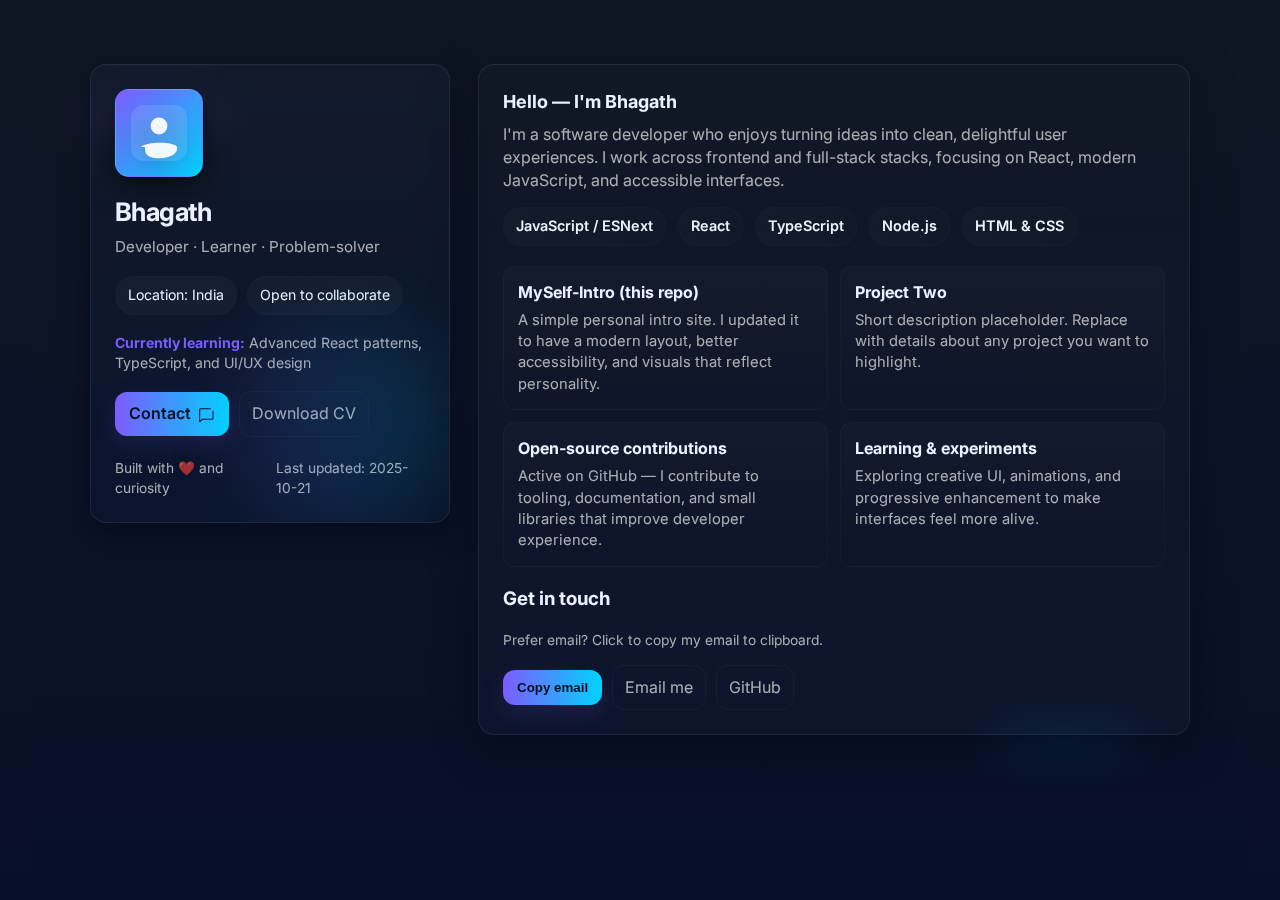
<file: index.html>
<!doctype html>
<html lang="en">
<head>
  <meta charset="utf-8" />
  <meta name="viewport" content="width=device-width,initial-scale=1" />
  <title>Bhagath — About Me</title>

  <!-- Google Font -->
  <link href="https://fonts.googleapis.com/css2?family=Inter:wght@300;400;600;800&display=swap" rel="stylesheet">

  <style>
    :root{
      --bg-1: #0f1724;
      --bg-2: #071029;
      --card: rgba(255,255,255,0.06);
      --glass: rgba(255,255,255,0.06);
      --accent: #7c5cff;
      --accent-2: #00d4ff;
      --muted: rgba(255,255,255,0.65);
      --glass-border: rgba(255,255,255,0.08);
      --radius: 16px;
      color-scheme: dark;
    }

    *{box-sizing:border-box}
    html,body{
      height:100%;
      margin:0;
      font-family: "Inter", system-ui, -apple-system, "Segoe UI", Roboto, "Helvetica Neue", Arial;
      background:
        radial-gradient(1200px 600px at 10% 10%, rgba(124,92,255,0.12), transparent 8%),
        radial-gradient(900px 400px at 85% 85%, rgba(0,212,255,0.06), transparent 12%),
        linear-gradient(180deg,var(--bg-1) 0%, var(--bg-2) 100%);
      -webkit-font-smoothing:antialiased;
      -moz-osx-font-smoothing:grayscale;
      color:#eaf2ff;
      line-height:1.45;
      padding:32px;
    }

    /* layout */
    .container{
      max-width:1100px;
      margin:0 auto;
      display:grid;
      grid-template-columns: 360px 1fr;
      gap:28px;
      align-items:start;
    }

    @media (max-width:880px){
      .container{grid-template-columns:1fr; padding:0 18px}
    }

    /* left card (profile) */
    .profile {
      background: linear-gradient(180deg, rgba(255,255,255,0.02), rgba(255,255,255,0.01));
      border-radius: var(--radius);
      padding:24px;
      border: 1px solid var(--glass-border);
      backdrop-filter: blur(6px) saturate(120%);
      box-shadow: 0 8px 30px rgba(2,6,23,0.6), inset 0 1px rgba(255,255,255,0.02);
      position:relative;
      overflow:hidden;
    }

    .avatar{
      width:88px;
      height:88px;
      border-radius:14px;
      overflow:hidden;
      border: 1px solid rgba(255,255,255,0.06);
      display:flex;
      align-items:center;
      justify-content:center;
      background: linear-gradient(135deg,var(--accent), var(--accent-2));
      box-shadow: 0 8px 30px rgba(0,0,0,0.6);
      margin-bottom:16px;
    }

    .avatar svg{width:56px;height:56px;opacity:0.98;filter:drop-shadow(0 6px 18px rgba(0,0,0,0.4));}

    h1{
      margin:0 0 6px 0;
      font-size:1.6rem;
      letter-spacing: -0.02em;
    }
    .tagline{color:var(--muted); font-size:0.95rem; margin-bottom:12px}

    .meta{
      display:flex;
      gap:10px;
      flex-wrap:wrap;
      margin:18px 0;
    }
    .chip{
      background:rgba(255,255,255,0.03);
      padding:8px 12px;
      border-radius:999px;
      font-size:0.88rem;
      border:1px solid rgba(255,255,255,0.02);
    }

    .progress{
      margin:10px 0 0;
      font-size:0.88rem;
      color:var(--muted);
    }

    .links{
      display:flex;
      gap:10px;
      margin-top:18px;
      align-items:center;
    }
    .btn{
      background:linear-gradient(90deg,var(--accent),var(--accent-2));
      color:#041022;
      padding:10px 14px;
      border-radius:12px;
      font-weight:600;
      border:none;
      cursor:pointer;
      text-decoration:none;
      display:inline-flex;
      gap:8px;
      align-items:center;
      box-shadow:0 8px 24px rgba(124,92,255,0.14);
    }
    .btn-ghost{
      background:transparent;
      color:var(--muted);
      border:1px solid rgba(255,255,255,0.04);
      padding:10px 12px;
      border-radius:12px;
      text-decoration:none;
      display:inline-flex;
      gap:8px;
      align-items:center;
      cursor:pointer;
    }

    /* right column */
    .card{
      background:linear-gradient(180deg, rgba(255,255,255,0.01), rgba(255,255,255,0.02));
      border-radius:var(--radius);
      border:1px solid var(--glass-border);
      padding:24px;
      box-shadow: 0 10px 40px rgba(2,6,23,0.5);
    }

    .bio h2{
      margin:0 0 8px 0;
      font-size:1.125rem;
    }
    .bio p{margin:0;color:var(--muted)}

    .skills{
      display:flex;
      gap:12px;
      flex-wrap:wrap;
      margin-top:14px;
    }
    .skill{
      background:linear-gradient(90deg, rgba(255,255,255,0.02), rgba(255,255,255,0.01));
      padding:8px 12px;
      border-radius:999px;
      font-weight:600;
      font-size:0.9rem;
      border:1px solid rgba(255,255,255,0.02);
    }

    .projects{
      margin-top:20px;
      display:grid;
      grid-template-columns:repeat(2,1fr);
      gap:12px;
    }
    @media (max-width:640px){ .projects{grid-template-columns:1fr} }

    .project{
      padding:14px;
      background: linear-gradient(180deg, rgba(255,255,255,0.02), transparent);
      border-radius:12px;
      border:1px solid rgba(255,255,255,0.03);
      transition:transform .28s cubic-bezier(.2,.9,.2,1), box-shadow .28s;
    }
    .project:hover{ transform:translateY(-6px); box-shadow:0 18px 40px rgba(2,6,23,0.6) }

    .project h3{margin:0 0 6px 0;font-size:1rem}
    .project p{margin:0;color:var(--muted);font-size:0.92rem}

    /* subtle animated blob in background */
    .decor{
      position:absolute;
      inset:auto -80px -80px auto;
      width:320px;
      height:320px;
      filter: blur(40px) saturate(120%);
      opacity:0.14;
      pointer-events:none;
      transform: translate3d(0,0,0);
    }

    .footer{
      margin-top:22px;
      font-size:0.86rem;
      color:var(--muted);
      display:flex;
      justify-content:space-between;
      gap:12px;
      align-items:center;
    }

    /* little utilities */
    .tiny{font-size:0.86rem;color:var(--muted)}
    .flex{display:flex;gap:10px;align-items:center}

    /* animated SVG shapes */
    @keyframes floaty {
      0%{transform: translateY(0) rotate(0deg)}
      50%{transform: translateY(-12px) rotate(6deg)}
      100%{transform: translateY(0) rotate(0deg)}
    }
    .float { animation: floaty 6s ease-in-out infinite }

    /* accessibility focus */
    a:focus, button:focus { outline:3px solid rgba(124,92,255,0.18); outline-offset:3px; border-radius:8px }
  </style>
</head>
<body>
  <div class="container" role="main">
    <!-- left: profile -->
    <aside class="profile" aria-labelledby="profile-heading">
      <div class="decor">
        <!-- decorative SVG blob -->
        <svg class="float" viewBox="0 0 600 600" xmlns="http://www.w3.org/2000/svg" preserveAspectRatio="none" style="width:100%;height:100%;">
          <defs>
            <linearGradient id="g1" x1="0" x2="1">
              <stop offset="0" stop-color="#7c5cff"/>
              <stop offset="1" stop-color="#00d4ff"/>
            </linearGradient>
          </defs>
          <path fill="url(#g1)" d="M421.2,335.4Q397,420.8,320.6,456.3Q244.3,491.9,171.8,457.7Q99.4,423.5,65.6,349.2Q31.8,274.8,60.6,205.6Q89.3,136.4,162.1,99.2Q235,62,312.5,88.2Q390,114.4,429.2,184.1Q468.4,253.8,421.2,335.4Z"/>
        </svg>
      </div>

      <div class="avatar" aria-hidden="true">
        <!-- Generic avatar icon; replace with personal photo for best results -->
        <svg viewBox="0 0 80 80" fill="none" xmlns="http://www.w3.org/2000/svg" role="img" aria-label="Avatar placeholder">
          <rect width="80" height="80" rx="18" fill="rgba(255,255,255,0.12)"/>
          <g transform="translate(10,10)" fill="#fff">
            <circle cx="30" cy="20" r="12" fill="white" opacity="0.95"></circle>
            <path d="M4 50c9-8 47-8 52 0v2c0 6-8 14-26 14S10 58 10 52v-2z" fill="white" opacity="0.95"></path>
          </g>
        </svg>
      </div>

      <h1 id="profile-heading">Bhagath</h1>
      <div class="tagline">Developer · Learner · Problem-solver</div>

      <div class="meta" aria-hidden="false">
        <div class="chip">Location: India</div>
        <div class="chip">Open to collaborate</div>
      </div>

      <div class="progress">
        <strong style="color:var(--accent)">Currently learning:</strong> Advanced React patterns, TypeScript, and UI/UX design
      </div>

      <div class="links" role="navigation" aria-label="Profile actions">
        <a class="btn" href="#contact" id="contact-btn" title="Contact">
          Contact
          <svg width="16" height="16" viewBox="0 0 24 24" fill="none"><path d="M21 8v10a2 2 0 0 1-2 2H5l-4 4V6a2 2 0 0 1 2-2h14" stroke="#041022" stroke-width="1.6" stroke-linecap="round" stroke-linejoin="round"></path></svg>
        </a>
        <a class="btn-ghost" href="#" id="download-cv">
          Download CV
        </a>
      </div>

      <div class="footer">
        <div class="tiny">Built with ❤️ and curiosity</div>
        <div class="tiny">Last updated: <time datetime="2025-10-21">2025-10-21</time></div>
      </div>
    </aside>

    <!-- right: content -->
    <section class="card" aria-labelledby="about-heading">
      <div class="bio">
        <h2 id="about-heading">Hello — I'm Bhagath</h2>
        <p>I'm a software developer who enjoys turning ideas into clean, delightful user experiences. I work across frontend and full-stack stacks, focusing on React, modern JavaScript, and accessible interfaces.</p>

        <div class="skills" aria-hidden="false" title="Skills">
          <div class="skill">JavaScript / ESNext</div>
          <div class="skill">React</div>
          <div class="skill">TypeScript</div>
          <div class="skill">Node.js</div>
          <div class="skill">HTML & CSS</div>
        </div>
      </div>

      <div class="projects" aria-label="Selected projects">
        <article class="project" aria-labelledby="p1">
          <h3 id="p1">MySelf-Intro (this repo)</h3>
          <p>A simple personal intro site. I updated it to have a modern layout, better accessibility, and visuals that reflect personality.</p>
        </article>

        <article class="project" aria-labelledby="p2">
          <h3 id="p2">Project Two</h3>
          <p>Short description placeholder. Replace with details about any project you want to highlight.</p>
        </article>

        <article class="project" aria-labelledby="p3">
          <h3 id="p3">Open-source contributions</h3>
          <p>Active on GitHub — I contribute to tooling, documentation, and small libraries that improve developer experience.</p>
        </article>

        <article class="project" aria-labelledby="p4">
          <h3 id="p4">Learning & experiments</h3>
          <p>Exploring creative UI, animations, and progressive enhancement to make interfaces feel more alive.</p>
        </article>
      </div>

      <div id="contact" style="margin-top:18px">
        <h3>Get in touch</h3>
        <p class="tiny">Prefer email? Click to copy my email to clipboard.</p>
        <div style="margin-top:8px" class="flex" role="group" aria-label="contact actions">
          <button class="btn" id="copy-email">Copy email</button>
          <a class="btn-ghost" href="mailto:your-email@example.com" id="email-link">Email me</a>
          <a class="btn-ghost" href="https://github.com/Bhagath04" target="_blank" rel="noopener" aria-label="GitHub profile">GitHub</a>
        </div>
      </div>
    </section>
  </div>

  <script>
    // Small interactive bits: email copy and CV download simulation
    (function(){
      const email = 'your-email@example.com'; // replace with your email
      const copyBtn = document.getElementById('copy-email');
      const downloadBtn = document.getElementById('download-cv');

      copyBtn.addEventListener('click', async () => {
        try {
          await navigator.clipboard.writeText(email);
          copyBtn.textContent = 'Copied!';
          setTimeout(()=> copyBtn.textContent = 'Copy email', 1800);
        } catch(e) {
          alert('Copy failed. Email: ' + email);
        }
      });

      // Simulate cv download; if you have a real file, replace href with actual URL
      downloadBtn.addEventListener('click', (e) => {
        e.preventDefault();
        const link = document.createElement('a');
        link.href = 'data:text/plain;charset=utf-8,' + encodeURIComponent('Bhagath — CV\n\nReplace with a real CV file or link.');
        link.download = 'Bhagath-CV.txt';
        document.body.appendChild(link);
        link.click();
        link.remove();
      });

      // Smooth in-page navigation
      document.querySelectorAll('a[href^="#"]').forEach(a => {
        a.addEventListener('click', (ev) => {
          const id = a.getAttribute('href').slice(1);
          const el = document.getElementById(id);
          if(el){ ev.preventDefault(); el.scrollIntoView({behavior:'smooth', block:'center'}); }
        });
      });

    })();
  </script>
</body>
</html>
</file>
